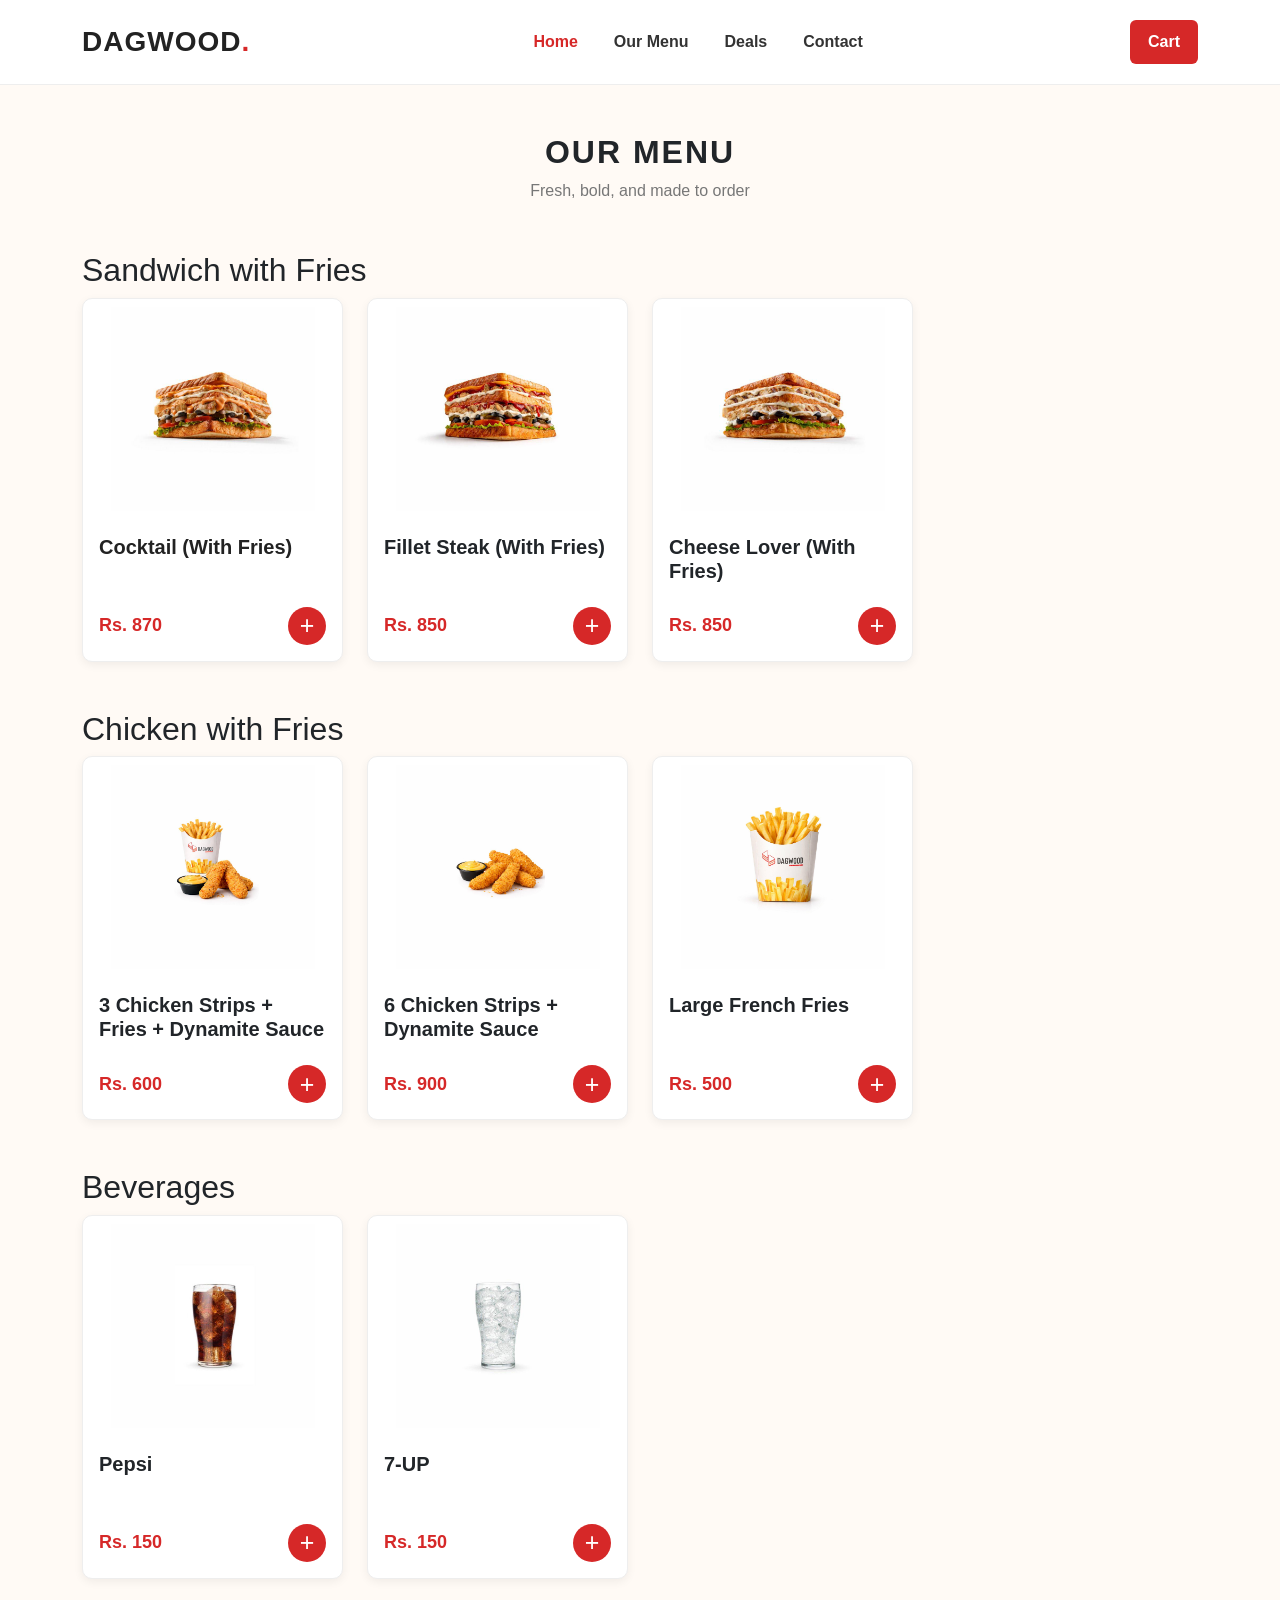
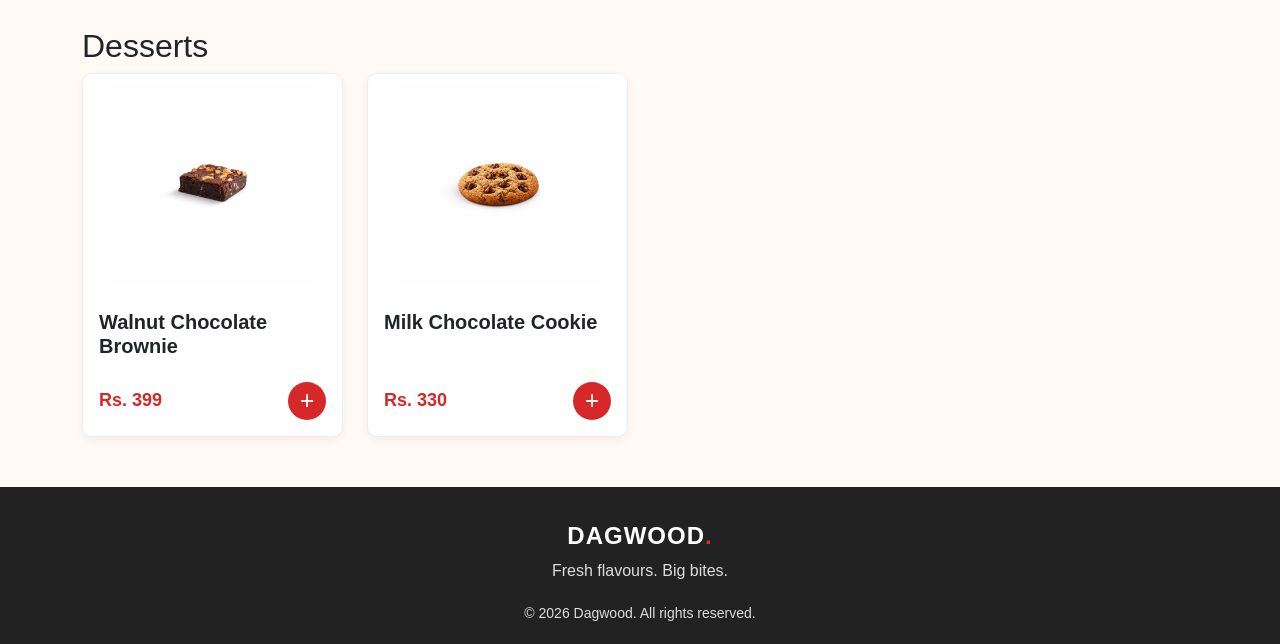
<file: assignment-2/index.html>
<!DOCTYPE html>
<html lang="en">
<head>
    <meta charset="UTF-8">
    <meta name="viewport" content="width=device-width, initial-scale=1.0">
    <title>Dagwood | Food Menu</title>

    <!-- Bootstrap CSS -->
    <link
        href="https://cdn.jsdelivr.net/npm/bootstrap@5.3.3/dist/css/bootstrap.min.css"
        rel="stylesheet">

    <!-- Our custom CSS -->
    <link rel="stylesheet" href="style.css">
</head>
<body>

    
<nav class="navbar navbar-expand-md dagwood-navbar">
    <div class="container">

        <!-- Logo / Brand -->
        <a class="navbar-brand" href="index.html">
            DAGWOOD<span>.</span>
        </a>

        <!-- Hamburger button for mobile -->
        <button class="navbar-toggler" type="button"
                data-bs-toggle="collapse"
                data-bs-target="#navbarMenu"
                aria-controls="navbarMenu"
                aria-expanded="false"
                aria-label="Toggle navigation">
            <span class="navbar-toggler-icon"></span>
        </button>

        <!-- Navigation links -->
        <div class="collapse navbar-collapse" id="navbarMenu">
            <ul class="navbar-nav mx-auto">
                <li class="nav-item">
                    <a class="nav-link active" href="index.html">Home</a>
                </li>

                <li class="nav-item">
                    <a class="nav-link" href="#menu">Our Menu</a>
                </li>

                <li class="nav-item">
                    <a class="nav-link" href="#deals">Deals</a>
                </li>

                <li class="nav-item">
                    <a class="nav-link" href="#contact">Contact</a>
                </li>
            </ul>

            <!-- Cart on the right -->
            <a class="cart-link" href="#cart">
                Cart
            </a>
        </div>

    </div>
</nav>

<!---Product Grid-->
<main class="container my-5" id="menu">

    <div class="text-center mb-5">
        <h1 class="menu-title">OUR MENU</h1>
        <p class="menu-subtitle">
            Fresh, bold, and made to order
        </p>
    </div>

    <!-- CATEGORY 1: SANDWICHES -->
    <section class="menu-category mb-5" id="sandwiches">
        <h2 class="category-title">Sandwich with Fries</h2>

        <div class="row g-4">

            <div class="col-12 col-md-6 col-lg-3">
                <div class="product-card">
                    <a href="product.html">
                        <img src="imgs/Cocktail.jpg" alt="Cocktail sandwich">
                    </a>
                    
                    <div class="product-info">
                        <h5>
                            <a href="product.html" class="product-name-link">
                                Cocktail (With Fries)
                            </a>
                            
                        </h5>
                        <div class="product-price-row">
                            <p>Rs. 870</p>
                            <button class="add-btn" type="button"
                                aria-label="Add Cocktail to cart">+</button>
                        </div>
                    </div>
                </div>
            </div>

            <div class="col-12 col-md-6 col-lg-3">
                <div class="product-card">
                    <img src="imgs/Fillet Steak.jpg"
                         alt="Fillet Steak sandwich with fries">
                    <div class="product-info">
                        <h5>Fillet Steak (With Fries)</h5>
                        <div class="product-price-row">
                            <p>Rs. 850</p>
                            <button class="add-btn" type="button"
                                aria-label="Add Fillet Steak to cart">+</button>
                        </div>
                    </div>
                </div>
            </div>

            <div class="col-12 col-md-6 col-lg-3">
                <div class="product-card">
                    <img src="imgs/Cheese Lover.jpg"
                         alt="Cheese Lover sandwich with fries">
                    <div class="product-info">
                        <h5>Cheese Lover (With Fries)</h5>
                        <div class="product-price-row">
    <p>Rs. 850</p>
    <button class="add-btn" type="button"
            aria-label="Add Cheese Lover to cart">+</button>
</div>
                    </div>
                </div>
            </div>

        </div>
    </section>

    <!-- CATEGORY 2: CHICKEN AND FRIES -->
    <section class="menu-category mb-5" id="chicken">
        <h2 class="category-title">Chicken with Fries</h2>

        <div class="row g-4">

            <div class="col-12 col-md-6 col-lg-3">
                <div class="product-card">
                    <img src="imgs/chicken tenders + fries.jpg"
                         alt="Three chicken strips with fries">
                    <div class="product-info">
                        <h5>3 Chicken Strips + Fries + Dynamite Sauce</h5>
                        <div class="product-price-row">
                            <p>Rs. 600</p>
                            <button class="add-btn" type="button"
                                aria-label="Add 3 chicken strips to cart">+</button>
                            </div>
                    </div>
                </div>
            </div>

            <div class="col-12 col-md-6 col-lg-3">
                <div class="product-card">
                    <img src="imgs/chicken tenders6.jpg"
                         alt="Six chicken strips with dynamite sauce">
                    <div class="product-info">
                        <h5>6 Chicken Strips + Dynamite Sauce</h5>
                        <div class="product-price-row">
                            <p>Rs. 900</p>
                            <button class="add-btn" type="button"
                                aria-label="Add 6 chicken strips to cart">+</button>
                        </div>
                    </div>
                </div>
            </div>

            <div class="col-12 col-md-6 col-lg-3">
                <div class="product-card">
                    <img src="imgs/Large Fries.jpg" alt="Large French fries">

                    <div class="product-info">
                        <h5>Large French Fries</h5>

                            <div class="product-price-row">
                                <p>Rs. 500</p>
                                <button class="add-btn" type="button"
                                    aria-label="Add Large Fries to cart">+</button>
                            </div>
                    </div>
                </div>
            </div>

        </div>
    </section>

    <!-- CATEGORY 3: BEVERAGES -->
    <section class="menu-category mb-5" id="beverages">
        <h2 class="category-title">Beverages</h2>

        <div class="row g-4">

            <div class="col-12 col-md-6 col-lg-3">
                <div class="product-card">
                    <img src="imgs/pepsi.jpg" alt="Pepsi">
                    <div class="product-info">
                        <h5>Pepsi</h5>
                        <div class="product-price-row">
    <p>Rs. 150</p>
    <button class="add-btn" type="button"
            aria-label="Add Pepsi to cart">+</button>
</div>
                    </div>
                </div>
            </div>

            <div class="col-12 col-md-6 col-lg-3">
                <div class="product-card">
                    <img src="imgs/7up.jpg" alt="7-UP">
                    <div class="product-info">
                        <h5>7-UP</h5>
                       <div class="product-price-row">
    <p>Rs. 150</p>
    <button class="add-btn" type="button"
            aria-label="Add 7-UP to cart">+</button>
</div>
                    </div>
                </div>
            </div>

        </div>
    </section>

    <!-- CATEGORY 4: DESSERTS -->
    <section class="menu-category mb-5" id="desserts">
        <h2 class="category-title">Desserts</h2>

        <div class="row g-4">

            <div class="col-12 col-md-6 col-lg-3">
                <div class="product-card">
                    <img src="imgs/Walnut Brownie.jpg"
                         alt="Walnut Chocolate Brownie">
                    <div class="product-info">
                        <h5>Walnut Chocolate Brownie</h5>
                        <div class="product-price-row">
    <p>Rs. 399</p>
    <button class="add-btn" type="button"
            aria-label="Add Walnut Chocolate Brownie to cart">+</button>
</div>
                    </div>
                </div>
            </div>

            <div class="col-12 col-md-6 col-lg-3">
                <div class="product-card">
                    <img src="imgs/milk chocolate cookie.jpg"
                         alt="Milk Chocolate Cookie">
                    <div class="product-info">
                        <h5>Milk Chocolate Cookie</h5>
                        <div class="product-price-row">
    <p>Rs. 330</p>
    <button class="add-btn" type="button"
            aria-label="Add Milk Chocolate Cookie to cart">+</button>
</div>
                    </div>
                </div>
            </div>

        </div>
    </section>

</main>



<footer class="site-footer" id="contact">
    <div class="container text-center">
        <h4>DAGWOOD<span>.</span></h4>
        <p>Fresh flavours. Big bites.</p>
        <p class="copyright">
            &copy; 2026 Dagwood. All rights reserved.
        </p>
    </div>
</footer>

<!-- Bootstrap JavaScript: makes the hamburger button work -->
<script src="https://cdn.jsdelivr.net/npm/bootstrap@5.3.3/dist/js/bootstrap.bundle.min.js"></script>

</body>


</html>
</file>
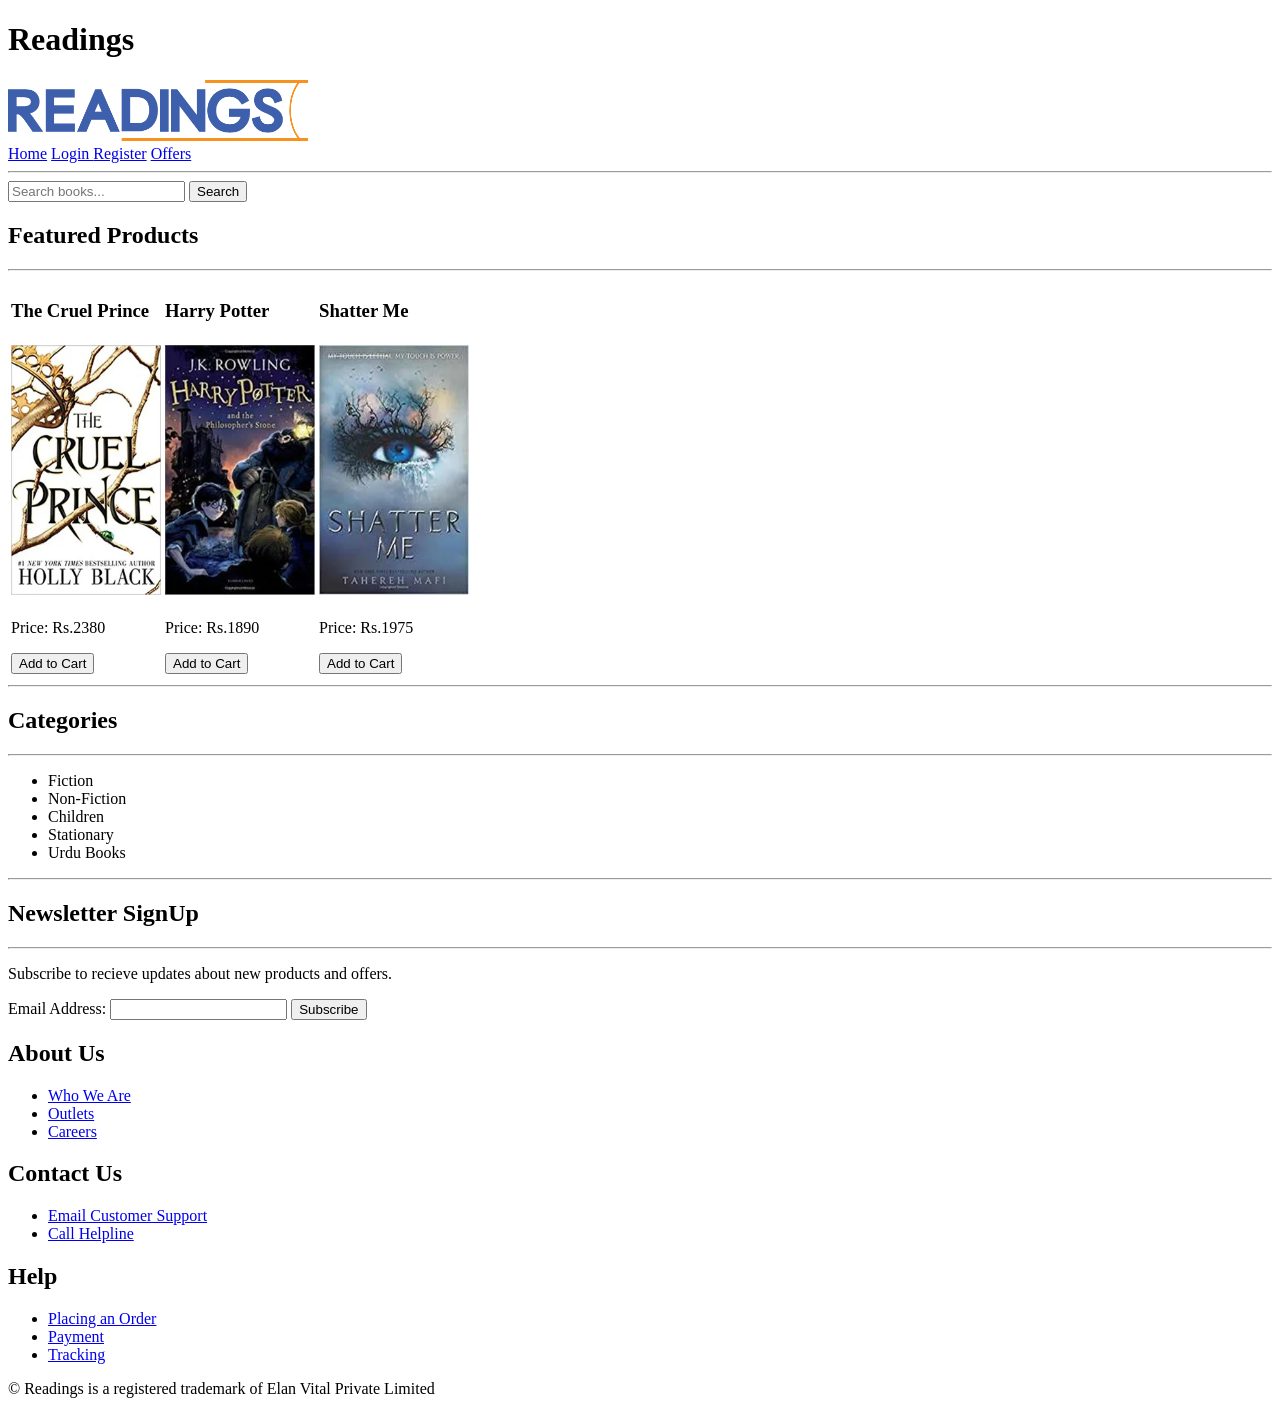
<file: lab-1/index.html>
<!DOCTYPE html>
<html lang="en">

<head>
    <meta charset="UTF-8">
    <title>Readings.com</title>
</head>


<body>

    <header>
            
        <h1>Readings</h1>
                    <img src="logo.png" alt="logo of readings" style="width:300px">
           
             

        <nav>
            <div>
                <a href="#">Home</a>     <a href="#">Login </a>   <a href="#">Register</a>    <a href="#">Offers</a> 
                <hr>

            </div>

        </nav>

               <form>
                        <input type="search" id="search" name="search" placeholder="Search books...">
                        <button type="submit">Search</button>
                </form>
    

    </header>
    
    <main>

        <section id="featured-prod">
            <h2>Featured Products</h2>
            <hr>
            
            <table> 

                              
                           
                            

              
                            
                           
                           

                <tr>
                    <td>
                        <h3>The Cruel Prince</h3>

                    </td>

                    <td>
                        <h3>Harry Potter</h3>
                    </td>

                    <td>
                        <h3>Shatter Me</h3>
                    </td>
        
                </tr>

                <tr>
                    <td>
                        <img src="book1.png" alt="cruel prince book cover" style="width:150px; height:250px">
                    </td>

                        
                    <td>
                        <img src="book2.png" alt="harry potter book cover" style="width:150px; height:250px">
                    </td>
                        
                    <td>

                        <img src="book3.png" alt="shatter me book cover" style="width:150px; height:250px">

                    </td>

                </tr>
                 
                <tr>
                     <td>
                            <p>Price: Rs.2380</p>
                            <button type="button">Add to Cart</button>
                    </td>

                    <td>

                        <p>Price: Rs.1890</p>
                        <button type="button">Add to Cart</button>
                    </td>

                    <td>
                        <p>Price: Rs.1975</p>
                        <button type="button">Add to Cart</button>
                        
                    </td>

                </tr>



            </table>
           

        </section>

        <hr>

        <section id="categories">
            <h2>Categories</h2>
            <hr>


            <ul>
                <li>Fiction</li>
                <li>Non-Fiction</li>
                <li>Children</li>
                <li>Stationary</li>
                <li>Urdu Books</li>

            </ul>

        </section>
        <hr>

        <section id="newsletter">
            <h2>Newsletter SignUp</h2>
            <hr>

            <p>Subscribe to recieve updates about new products and offers. </p>

            <form action="#" method="post">
                <label for="email">Email Address:</label>
                <input type="email" id="email" name="email" required>
                <button type="submit">Subscribe</button>


            </form>


        </section>


    </main>

    <footer>

        <section>
            <h2>About Us</h2>
            <ul>
                <li><a href="#">Who We Are</a></li>
                <li><a href="#">Outlets</a></li>
                <li><a href="#">Careers</a></li>
            </ul>
        </section>

        <section>
            <h2>Contact Us</h2>
            <ul>
                <li><a href="mailto:orders@readings.com.pk">Email Customer Support</a></li>
                <li><a href="tel:+923001234567">Call Helpline</a></li>
                
            </ul>
        </section>

        <section>
            <h2>Help</h2>
            <ul>
                <li><a href="#">Placing an Order</a></li>
                <li><a href="#">Payment</a></li>
                <li><a href="#">Tracking</a></li>
            </ul>
        </section>

        <p>&copy; Readings is a registered trademark of Elan Vital Private Limited </p>
        

    </footer>
   

</body>


</html>
</file>
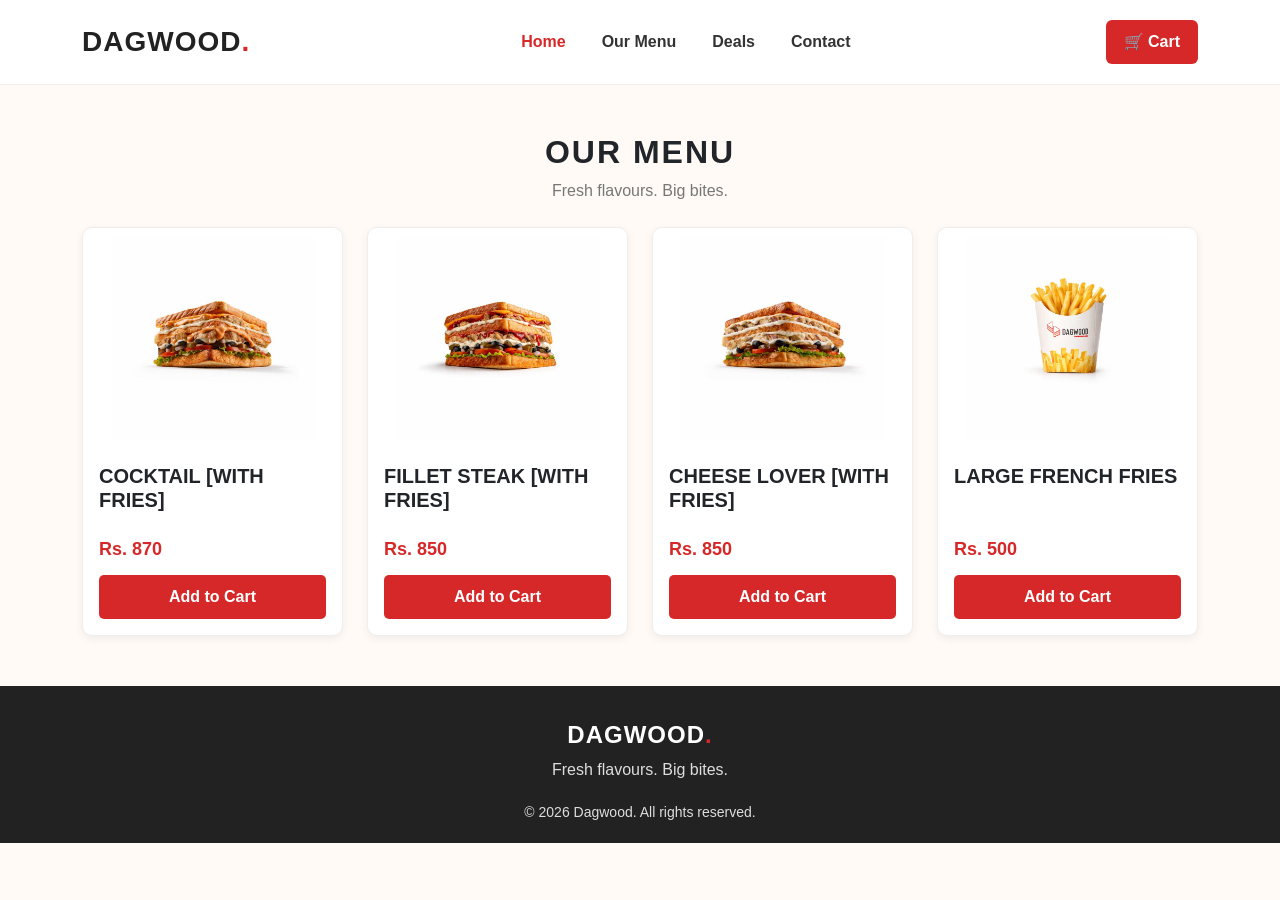
<file: lab-2/index.html>
<!DOCTYPE html>
<html lang="en">
<head>
    <meta charset="UTF-8">
    <meta name="viewport" content="width=device-width, initial-scale=1.0">
    <title>Dagwood | Food Menu</title>

    <!-- Bootstrap CSS -->
    <link
        href="https://cdn.jsdelivr.net/npm/bootstrap@5.3.3/dist/css/bootstrap.min.css"
        rel="stylesheet">

    <!-- Our custom CSS -->
    <link rel="stylesheet" href="style.css">
</head>
<body>

    
<nav class="navbar navbar-expand-md dagwood-navbar">
    <div class="container">

        <!-- Logo / Brand -->
        <a class="navbar-brand" href="index.html">
            DAGWOOD<span>.</span>
        </a>

        <!-- Hamburger button for mobile -->
        <button class="navbar-toggler" type="button"
                data-bs-toggle="collapse"
                data-bs-target="#navbarMenu"
                aria-controls="navbarMenu"
                aria-expanded="false"
                aria-label="Toggle navigation">
            <span class="navbar-toggler-icon"></span>
        </button>

        <!-- Navigation links -->
        <div class="collapse navbar-collapse" id="navbarMenu">
            <ul class="navbar-nav mx-auto">
                <li class="nav-item">
                    <a class="nav-link active" href="index.html">Home</a>
                </li>

                <li class="nav-item">
                    <a class="nav-link" href="#menu">Our Menu</a>
                </li>

                <li class="nav-item">
                    <a class="nav-link" href="#deals">Deals</a>
                </li>

                <li class="nav-item">
                    <a class="nav-link" href="#contact">Contact</a>
                </li>
            </ul>

            <!-- Cart on the right -->
            <a class="cart-link" href="#cart">
                🛒 Cart
            </a>
        </div>

    </div>
</nav>

<!-- Bootstrap JavaScript: makes the hamburger button work -->
<script src="https://cdn.jsdelivr.net/npm/bootstrap@5.3.3/dist/js/bootstrap.bundle.min.js"></script>

<!---Product Grid-->
<main class="container my-5" id="menu">

    <div class="text-center mb-4">
        <h1 class="menu-title">OUR MENU</h1>
        <p class="menu-subtitle">Fresh flavours. Big bites.</p>
    </div>

    <div class="row g-4">

        <!-- Product 1 -->
        <div class="col-12 col-md-6 col-lg-3">
            <div class="product-card">
                <img src="imgs/Cocktail.jpg"
                     alt="Cocktail Sandwich">
                <div class="product-info">
                    <h5>COCKTAIL [WITH FRIES]</h5>
                    <p>Rs. 870</p>
                    <button class="add-btn">Add to Cart</button>
                </div>
            </div>
        </div>

        <!-- Product 2 -->
        <div class="col-12 col-md-6 col-lg-3">
            <div class="product-card">
                <img src="imgs/Fillet Steak.jpg"
                     alt="Fillet Sandwich">
                <div class="product-info">
                    <h5>FILLET STEAK [WITH FRIES]</h5>
                    <p>Rs. 850</p>
                    <button class="add-btn">Add to Cart</button>
                </div>
            </div>
        </div>

        <!-- Product 3 -->
        <div class="col-12 col-md-6 col-lg-3">
            <div class="product-card">
                <img src="imgs/Cheese Lover.jpg"
                     alt="Cheese Sandwich">
                <div class="product-info">
                    <h5>CHEESE LOVER [WITH FRIES]</h5>
                    <p>Rs. 850</p>
                    <button class="add-btn">Add to Cart</button>
                </div>
            </div>
        </div>

        <!-- Product 4 -->
        <div class="col-12 col-md-6 col-lg-3">
            <div class="product-card">
                <img src="imgs/Large Fries.jpg"
                     alt="Large French Fries">
                <div class="product-info">
                    <h5>LARGE FRENCH FRIES</h5>
                    <p>Rs. 500</p>
                    <button class="add-btn">Add to Cart</button>
                </div>
            </div>
        </div>

    </div>
</main>





</body>
<footer class="site-footer" id="contact">
    <div class="container text-center">
        <h4>DAGWOOD<span>.</span></h4>
        <p>Fresh flavours. Big bites.</p>
        <p class="copyright">
            &copy; 2026 Dagwood. All rights reserved.
        </p>
    </div>
</footer>

</html>
</file>
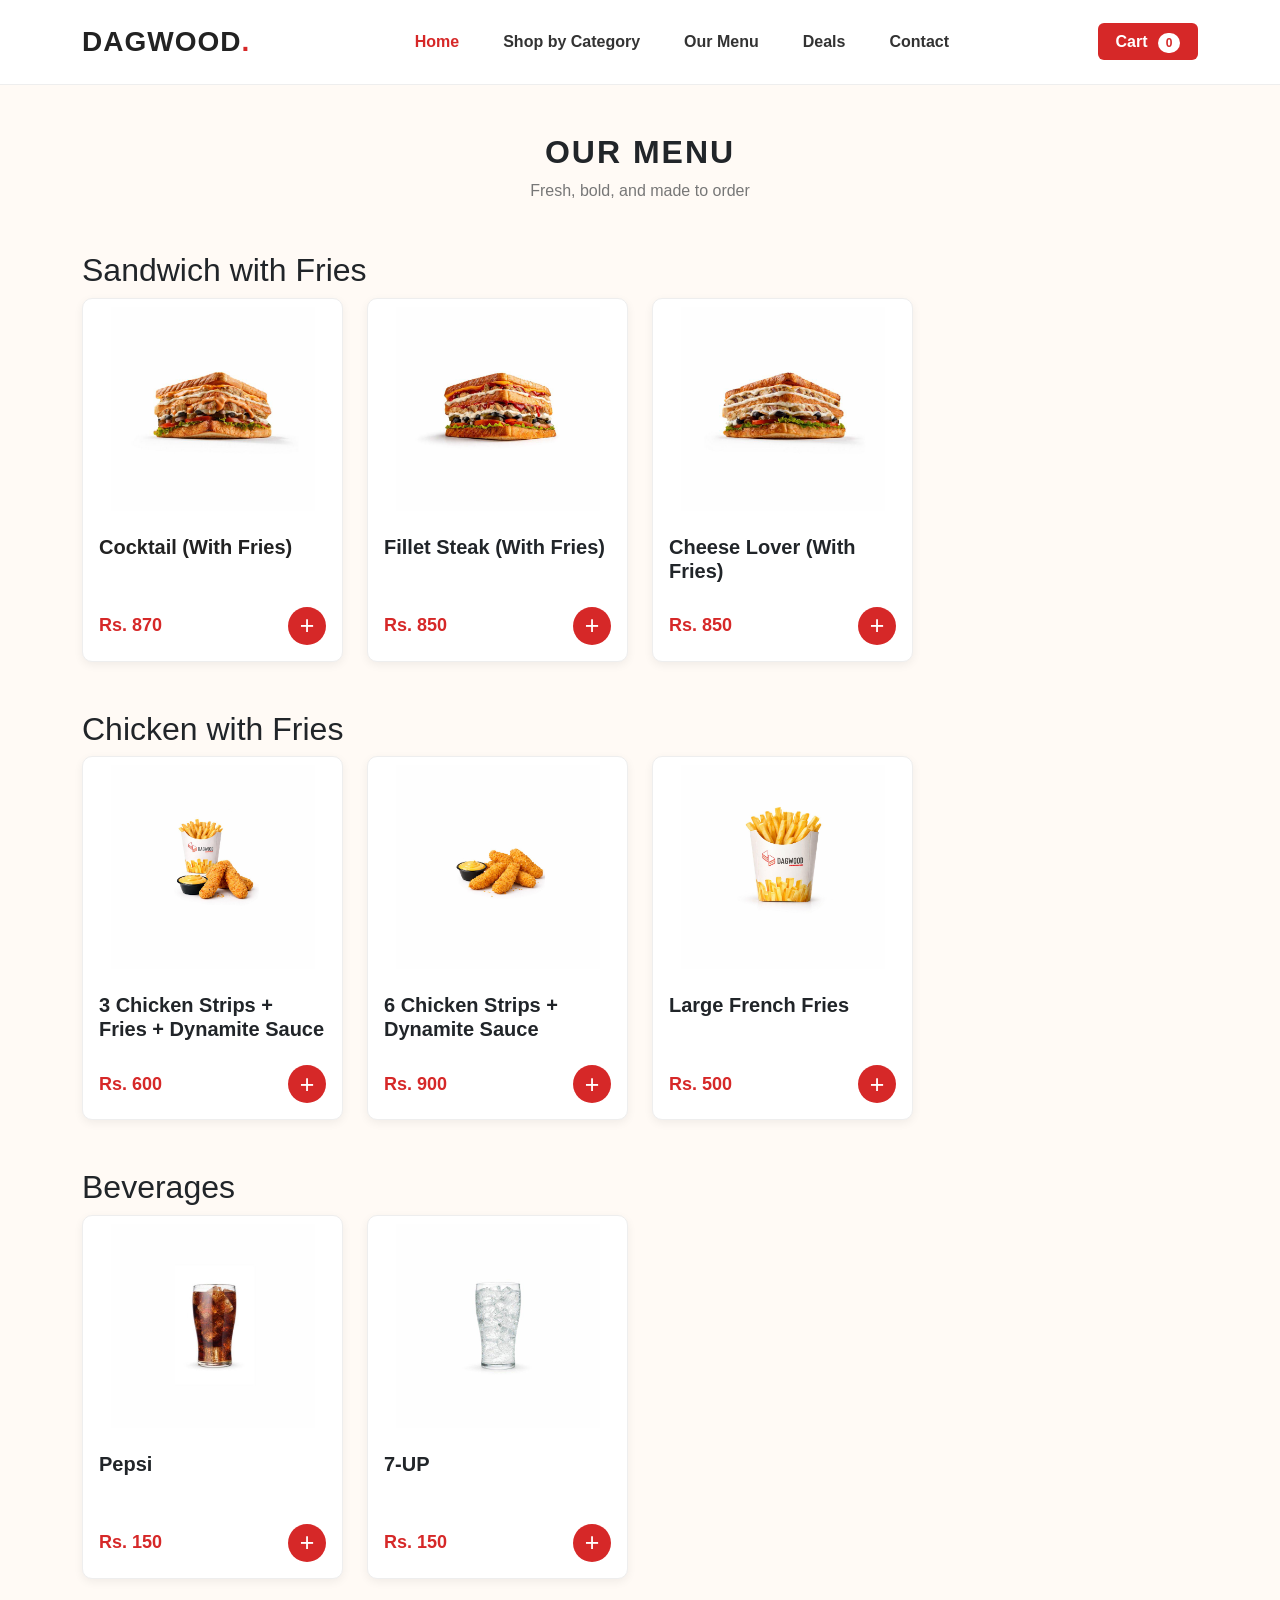
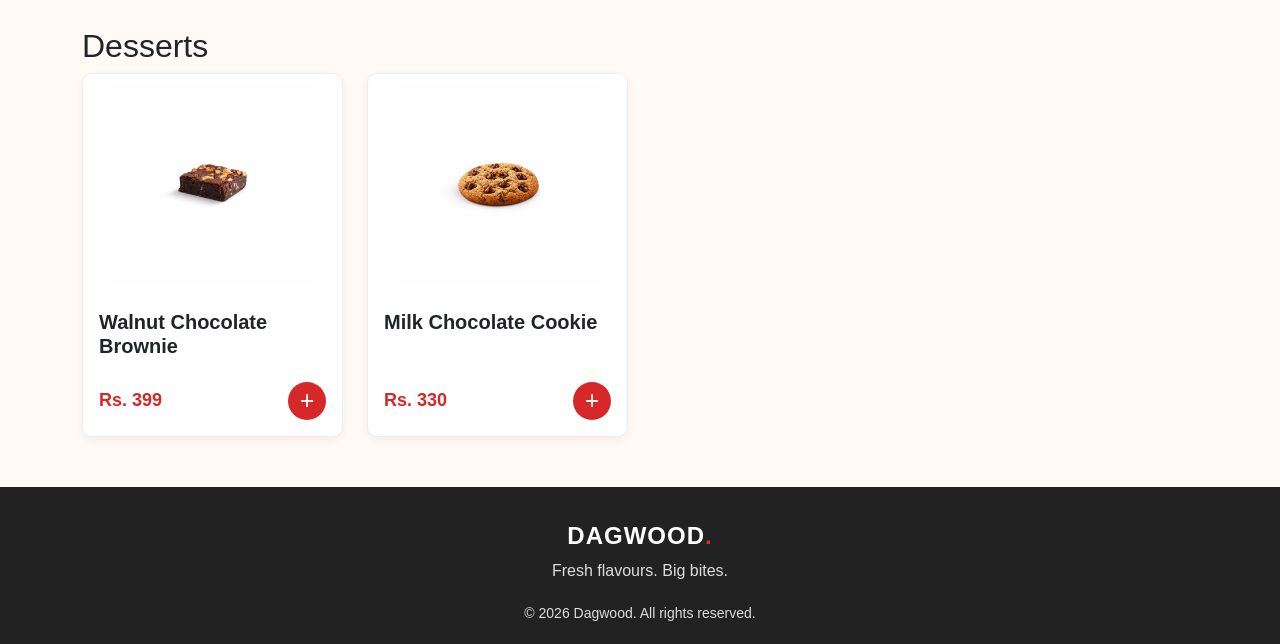
<file: midterm/index.html>
<!DOCTYPE html>
<html lang="en">
<head>
    <meta charset="UTF-8">
    <meta name="viewport" content="width=device-width, initial-scale=1.0">
    <title>Dagwood | Food Menu</title>

    <!-- Bootstrap CSS -->
    <link
        href="https://cdn.jsdelivr.net/npm/bootstrap@5.3.3/dist/css/bootstrap.min.css"
        rel="stylesheet">

    <!-- Our custom CSS -->
    <link rel="stylesheet" href="style.css">
</head>
<body>

    
<nav class="navbar dagwood-navbar">
    <div class="container">

        <!-- Logo / Brand -->
        <a class="navbar-brand" href="index.html">
            DAGWOOD<span>.</span>
        </a>

        <!-- Hamburger button for mobile -->
        <button class="navbar-toggler" type="button"
                data-bs-toggle="collapse"
                data-bs-target="#navbarMenu"
                aria-controls="navbarMenu"
                aria-expanded="false"
                aria-label="Toggle navigation">
            <span class="navbar-toggler-icon"></span>
        </button>

        <!-- Navigation links -->
        <div class="collapse navbar-collapse" id="navbarMenu">
            <ul class="navbar-nav mx-auto">
                <li class="nav-item">
                    <a class="nav-link active" href="index.html">Home</a>
                </li>

                                <!-- Desktop mega-menu (shown at 645px and wider) -->
                <li class="nav-item mega-item">
                <a class="nav-link" href="index.html#menu" aria-haspopup="true">Shop by Category</a>
                <div class="mega-panel">
                    <div class="container mega-grid">
                    <div>
                        <h3>Sandwiches</h3>
                        <ul>
                        <li><a href="product.html">Cocktail</a></li>
                        <li><a href="index.html#sandwiches">Fillet Steak</a></li>
                        <li><a href="index.html#sandwiches">Cheese Lover</a></li>
                        <li><a href="index.html#sandwiches">All Sandwiches</a></li>
                        </ul>
                    </div>
                    <div>
                        <h3>Chicken &amp; Fries</h3>
                        <ul>
                        <li><a href="index.html#chicken">3 Chicken Strips</a></li>
                        <li><a href="index.html#chicken">6 Chicken Strips</a></li>
                        <li><a href="index.html#chicken">Large Fries</a></li>
                        <li><a href="index.html#chicken">All Chicken</a></li>
                        </ul>
                    </div>
                    <div>
                        <h3>Drinks &amp; Desserts</h3>
                        <ul>
                        <li><a href="index.html#beverages">Pepsi</a></li>
                        <li><a href="index.html#beverages">7-UP</a></li>
                        <li><a href="index.html#desserts">Walnut Brownie</a></li>
                        <li><a href="index.html#desserts">Milk Chocolate Cookie</a></li>
                        </ul>
                    </div>
                    </div>
                </div>
                </li>

                <!-- Mobile accordion (shown below 645px) -->
                <li class="nav-item mobile-cats">
                <details>
                    <summary>Sandwiches</summary>
                    <ul>
                    <li><a href="product.html">Cocktail</a></li>
                    <li><a href="index.html#sandwiches">Fillet Steak</a></li>
                    <li><a href="index.html#sandwiches">Cheese Lover</a></li>
                    <li><a href="index.html#sandwiches">All Sandwiches</a></li>
                    </ul>
                </details>
                <details>
                    <summary>Chicken &amp; Fries</summary>
                    <ul>
                    <li><a href="index.html#chicken">3 Chicken Strips</a></li>
                    <li><a href="index.html#chicken">6 Chicken Strips</a></li>
                    <li><a href="index.html#chicken">Large Fries</a></li>
                    <li><a href="index.html#chicken">All Chicken</a></li>
                    </ul>
                </details>
                <details>
                    <summary>Drinks &amp; Desserts</summary>
                    <ul>
                    <li><a href="index.html#beverages">Pepsi</a></li>
                    <li><a href="index.html#beverages">7-UP</a></li>
                    <li><a href="index.html#desserts">Walnut Brownie</a></li>
                    <li><a href="index.html#desserts">Milk Chocolate Cookie</a></li>
                    </ul>
                </details>
                </li>

                <li class="nav-item">
                    <a class="nav-link" href="#menu">Our Menu</a>
                </li>

                <li class="nav-item">
                    <a class="nav-link" href="#deals">Deals</a>
                </li>

                <li class="nav-item">
                    <a class="nav-link" href="#contact">Contact</a>
                </li>
            </ul>

            <!-- Cart on the right -->
            <div class="cart-wrap">
            <a class="cart-link" href="checkout.html" id="cartBtn">Cart <span id="cartBadge" class="cart-badge">0</span></a>

                <div id="miniCart" class="mini-cart" hidden>
                    <ul id="cartList"></ul>
                    <p class="cart-total">Total: Rs. <span id="cartTotal">0</span></p>
                    <a href="checkout.html" class="mini-checkout">Checkout</a>
                </div>
            </div>
                
            </a>
        </div>

    </div>
</nav>

<!---Product Grid-->
<main class="container my-5" id="menu">

    <div class="text-center mb-5">
        <h1 class="menu-title">OUR MENU</h1>
        <p class="menu-subtitle">
            Fresh, bold, and made to order
        </p>
    </div>

    <!-- CATEGORY 1: SANDWICHES -->
    <section class="menu-category mb-5" id="sandwiches">
        <h2 class="category-title">Sandwich with Fries</h2>

        <div class="row g-4">

            <div class="col-12 col-sm-6 col-lg-3">
                <div class="product-card">
                    <a href="product.html">
                        <img src="imgs/Cocktail.jpg" alt="Cocktail sandwich">
                    </a>
                    
                    <div class="product-info">
                        <h5>
                            <a href="product.html" class="product-name-link">
                                Cocktail (With Fries)
                            </a>
                            
                        </h5>
                        <div class="product-price-row">
                            <p>Rs. 870</p>
                            <button class="add-btn" type="button"
                                aria-label="Add Cocktail to cart">+</button>
                        </div>
                    </div>
                </div>
            </div>

            <div class="col-12 col-sm-6 col-lg-3">
                <div class="product-card">
                    <img src="imgs/Fillet Steak.jpg"
                         alt="Fillet Steak sandwich with fries">
                    <div class="product-info">
                        <h5>Fillet Steak (With Fries)</h5>
                        <div class="product-price-row">
                            <p>Rs. 850</p>
                            <button class="add-btn" type="button"
                                aria-label="Add Fillet Steak to cart">+</button>
                        </div>
                    </div>
                </div>
            </div>

            <div class="col-12 col-sm-6 col-lg-3">
                <div class="product-card">
                    <img src="imgs/Cheese Lover.jpg"
                         alt="Cheese Lover sandwich with fries">
                    <div class="product-info">
                        <h5>Cheese Lover (With Fries)</h5>
                        <div class="product-price-row">
    <p>Rs. 850</p>
    <button class="add-btn" type="button"
            aria-label="Add Cheese Lover to cart">+</button>
</div>
                    </div>
                </div>
            </div>

        </div>
    </section>

    <!-- CATEGORY 2: CHICKEN AND FRIES -->
    <section class="menu-category mb-5" id="chicken">
        <h2 class="category-title">Chicken with Fries</h2>

        <div class="row g-4">

            <div class="col-12 col-sm-6 col-lg-3">
                <div class="product-card">
                    <img src="imgs/chicken tenders + fries.jpg"
                         alt="Three chicken strips with fries">
                    <div class="product-info">
                        <h5>3 Chicken Strips + Fries + Dynamite Sauce</h5>
                        <div class="product-price-row">
                            <p>Rs. 600</p>
                            <button class="add-btn" type="button"
                                aria-label="Add 3 chicken strips to cart">+</button>
                            </div>
                    </div>
                </div>
            </div>

            <div class="col-12 col-sm-6 col-lg-3">
                <div class="product-card">
                    <img src="imgs/chicken tenders6.jpg"
                         alt="Six chicken strips with dynamite sauce">
                    <div class="product-info">
                        <h5>6 Chicken Strips + Dynamite Sauce</h5>
                        <div class="product-price-row">
                            <p>Rs. 900</p>
                            <button class="add-btn" type="button"
                                aria-label="Add 6 chicken strips to cart">+</button>
                        </div>
                    </div>
                </div>
            </div>

            <div class="col-12 col-sm-6 col-lg-3">
                <div class="product-card">
                    <img src="imgs/Large Fries.jpg" alt="Large French fries">

                    <div class="product-info">
                        <h5>Large French Fries</h5>

                            <div class="product-price-row">
                                <p>Rs. 500</p>
                                <button class="add-btn" type="button"
                                    aria-label="Add Large Fries to cart">+</button>
                            </div>
                    </div>
                </div>
            </div>

        </div>
    </section>

    <!-- CATEGORY 3: BEVERAGES -->
    <section class="menu-category mb-5" id="beverages">
        <h2 class="category-title">Beverages</h2>

        <div class="row g-4">

            <div class="col-12 col-sm-6 col-lg-3">
                <div class="product-card">
                    <img src="imgs/pepsi.jpg" alt="Pepsi">
                    <div class="product-info">
                        <h5>Pepsi</h5>
                        <div class="product-price-row">
    <p>Rs. 150</p>
    <button class="add-btn" type="button"
            aria-label="Add Pepsi to cart">+</button>
</div>
                    </div>
                </div>
            </div>

            <div class="col-12 col-sm-6 col-lg-3">
                <div class="product-card">
                    <img src="imgs/7up.jpg" alt="7-UP">
                    <div class="product-info">
                        <h5>7-UP</h5>
                       <div class="product-price-row">
    <p>Rs. 150</p>
    <button class="add-btn" type="button"
            aria-label="Add 7-UP to cart">+</button>
</div>
                    </div>
                </div>
            </div>

        </div>
    </section>

    <!-- CATEGORY 4: DESSERTS -->
    <section class="menu-category mb-5" id="desserts">
        <h2 class="category-title">Desserts</h2>

        <div class="row g-4">

            <div class="col-12 col-sm-6 col-lg-3">
                <div class="product-card">
                    <img src="imgs/Walnut Brownie.jpg"
                         alt="Walnut Chocolate Brownie">
                    <div class="product-info">
                        <h5>Walnut Chocolate Brownie</h5>
                        <div class="product-price-row">
    <p>Rs. 399</p>
    <button class="add-btn" type="button"
            aria-label="Add Walnut Chocolate Brownie to cart">+</button>
</div>
                    </div>
                </div>
            </div>

            <div class="col-12 col-sm-6 col-lg-3">
                <div class="product-card">
                    <img src="imgs/milk chocolate cookie.jpg"
                         alt="Milk Chocolate Cookie">
                    <div class="product-info">
                        <h5>Milk Chocolate Cookie</h5>
                        <div class="product-price-row">
    <p>Rs. 330</p>
    <button class="add-btn" type="button"
            aria-label="Add Milk Chocolate Cookie to cart">+</button>
</div>
                    </div>
                </div>
            </div>

        </div>
    </section>

</main>



<footer class="site-footer" id="contact">
    <div class="container text-center">
        <h4>DAGWOOD<span>.</span></h4>
        <p>Fresh flavours. Big bites.</p>
        <p class="copyright">
            &copy; 2026 Dagwood. All rights reserved.
        </p>
    </div>
</footer>

<!-- Bootstrap JavaScript: makes the hamburger button work -->
<script src="https://cdn.jsdelivr.net/npm/bootstrap@5.3.3/dist/js/bootstrap.bundle.min.js"></script>

<!-- for task 3 -->
<script src="script.js"></script>

</body>


</html>
</file>
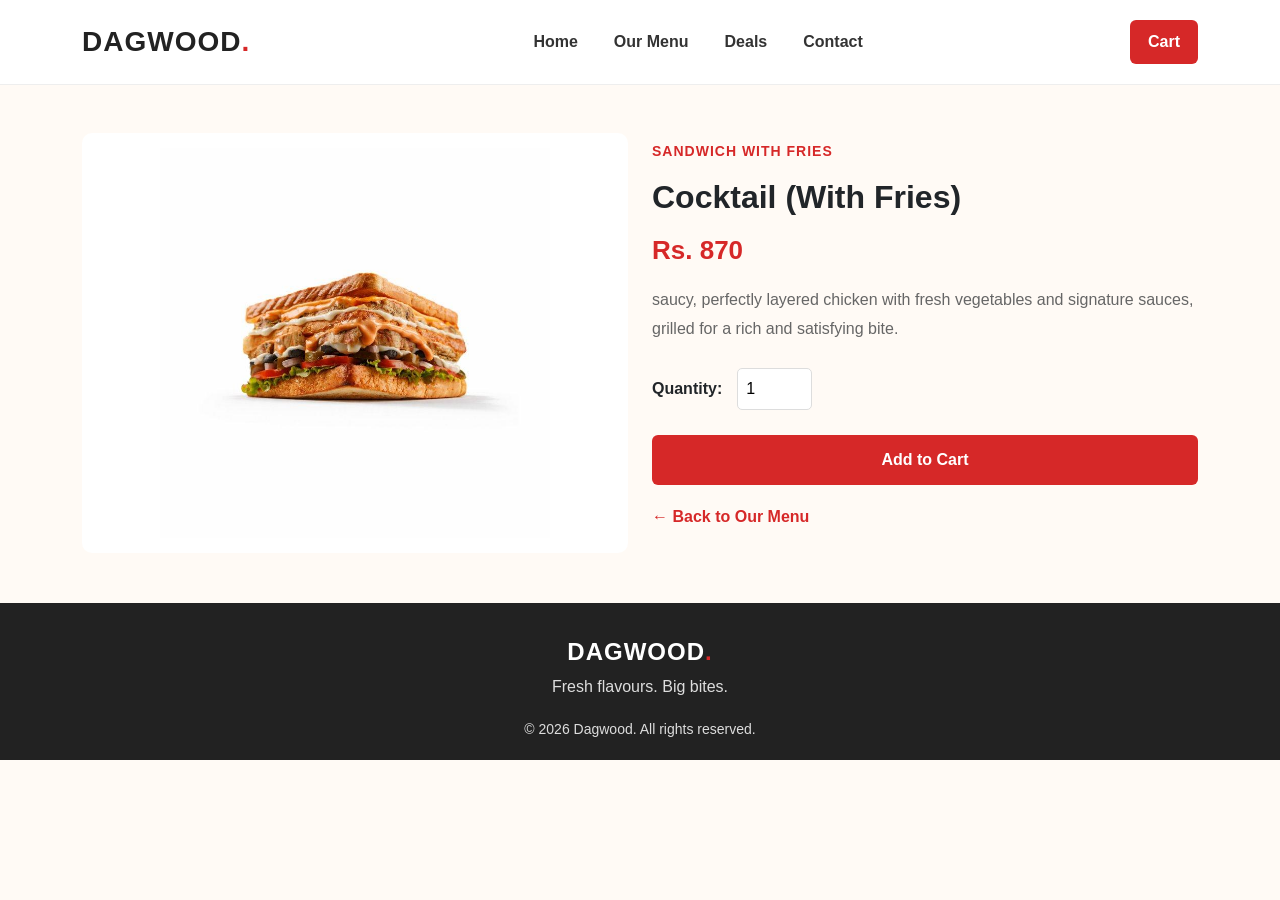
<file: assignment-2/product.html>
<!DOCTYPE html>
<html lang="en">
<head>
    <meta charset="UTF-8">
    <meta name="viewport" content="width=device-width, initial-scale=1.0">
    <title>Cocktail Sandwich | Dagwood</title>

    <!-- Bootstrap CSS -->
    <link href="https://cdn.jsdelivr.net/npm/bootstrap@5.3.3/dist/css/bootstrap.min.css" rel="stylesheet">

    <!-- Custom CSS -->
    <link rel="stylesheet" href="style.css">
</head>
<body>

    <!-- Navigation Bar -->
    <nav class="navbar navbar-expand-md dagwood-navbar">
        <div class="container">
            <a class="navbar-brand" href="index.html">
                DAGWOOD<span>.</span>
            </a>

            <button class="navbar-toggler" type="button"
                    data-bs-toggle="collapse"
                    data-bs-target="#navbarMenu"
                    aria-controls="navbarMenu"
                    aria-expanded="false"
                    aria-label="Toggle navigation">
                <span class="navbar-toggler-icon"></span>
            </button>

            <div class="collapse navbar-collapse" id="navbarMenu">
                <ul class="navbar-nav mx-auto">
                    <li class="nav-item">
                        <a class="nav-link" href="index.html">Home</a>
                    </li>
                    <li class="nav-item">
                        <a class="nav-link" href="index.html#menu">Our Menu</a>
                    </li>
                    <li class="nav-item">
                        <a class="nav-link" href="index.html#deals">Deals</a>
                    </li>
                    <li class="nav-item">
                        <a class="nav-link" href="#contact">Contact</a>
                    </li>
                </ul>

                <a class="cart-link" href="index.html#cart">Cart</a>
            </div>
        </div>
    </nav>

    <!-- Product Details -->
    <main class="container my-5">
        <div class="row align-items-center g-4">

            <!-- Product Image -->
            <div class="col-12 col-md-6">
                <img
                    src="imgs/Cocktail.jpg"
                    alt="Cocktail sandwich with fries"
                    class="product-detail-image">
            </div>

            <!-- Product Information -->
            <div class="col-12 col-md-6">
                <p class="detail-category">SANDWICH WITH FRIES</p>

                <h1 class="detail-title">Cocktail (With Fries)</h1>

                <p class="detail-price">Rs. 870</p>

                <p class="detail-description">
                    saucy, perfectly layered chicken with fresh vegetables and signature sauces, grilled for a rich and satisfying bite.
                </p>

                <div class="quantity-control">
                    <label for="quantity">Quantity:</label>
                    <input
                        type="number"
                        id="quantity"
                        name="quantity"
                        value="1"
                        min="1"
                        max="20">
                </div>

                <button class="detail-add-btn" type="button">
                    Add to Cart
                </button>

                <p class="back-menu">
                    <a href="index.html">← Back to Our Menu</a>
                </p>
            </div>

        </div>
    </main>

    <!-- Footer -->
    <footer class="site-footer" id="contact">
        <div class="container text-center">
            <h4>DAGWOOD<span>.</span></h4>
            <p>Fresh flavours. Big bites.</p>
            <p class="copyright">
                &copy; 2026 Dagwood. All rights reserved.
            </p>
        </div>
    </footer>

    <script src="https://cdn.jsdelivr.net/npm/bootstrap@5.3.3/dist/js/bootstrap.bundle.min.js"></script>
</body>
</html>
</file>
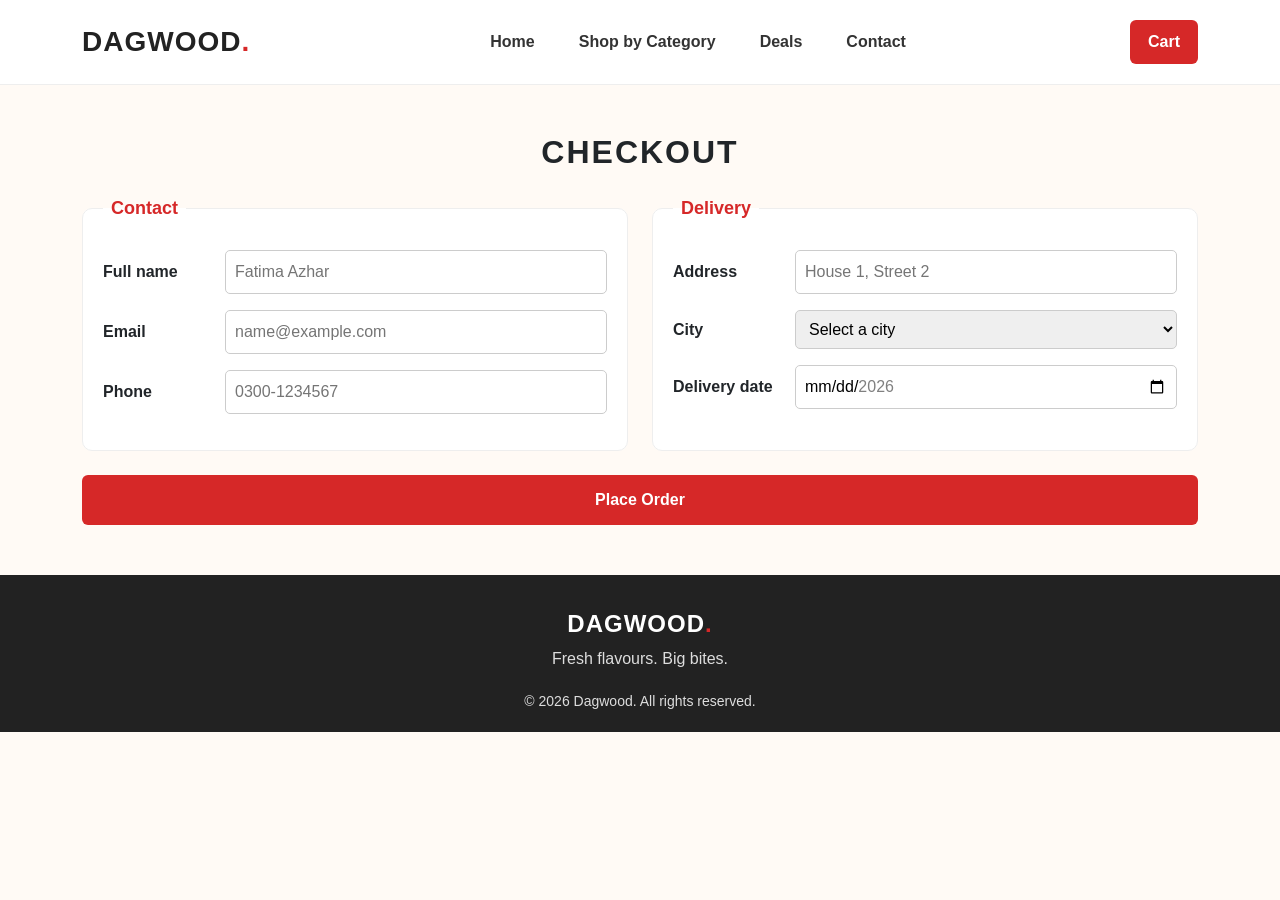
<file: midterm/checkout.html>
<!DOCTYPE html>
<html lang="en">
<head>
<meta charset="UTF-8">
<meta name="viewport" content="width=device-width, initial-scale=1.0">
<title>Checkout | Dagwood</title>
<link href="https://cdn.jsdelivr.net/npm/bootstrap@5.3.3/dist/css/bootstrap.min.css" rel="stylesheet">
<link rel="stylesheet" href="style.css">
</head>
<body>

<!-- Navigation Bar (same as the other pages) -->
<nav class="navbar dagwood-navbar">
  <div class="container">
    <a class="navbar-brand" href="index.html">DAGWOOD<span>.</span></a>
    <button class="navbar-toggler" type="button"
            data-bs-toggle="collapse" data-bs-target="#navbarMenu"
            aria-controls="navbarMenu" aria-expanded="false"
            aria-label="Toggle navigation">
      <span class="navbar-toggler-icon"></span>
    </button>
    <div class="collapse navbar-collapse" id="navbarMenu">
      <ul class="navbar-nav mx-auto">
        <li class="nav-item"><a class="nav-link" href="index.html">Home</a></li>

        <!-- Desktop mega-menu -->
        <li class="nav-item mega-item">
          <a class="nav-link" href="index.html#menu" aria-haspopup="true">Shop by Category</a>
          <div class="mega-panel">
            <div class="container mega-grid">
              <div>
                <h3>Sandwiches</h3>
                <ul>
                  <li><a href="product.html">Cocktail</a></li>
                  <li><a href="index.html#sandwiches">Fillet Steak</a></li>
                  <li><a href="index.html#sandwiches">Cheese Lover</a></li>
                  <li><a href="index.html#sandwiches">All Sandwiches</a></li>
                </ul>
              </div>
              <div>
                <h3>Chicken &amp; Fries</h3>
                <ul>
                  <li><a href="index.html#chicken">3 Chicken Strips</a></li>
                  <li><a href="index.html#chicken">6 Chicken Strips</a></li>
                  <li><a href="index.html#chicken">Large Fries</a></li>
                  <li><a href="index.html#chicken">All Chicken</a></li>
                </ul>
              </div>
              <div>
                <h3>Drinks &amp; Desserts</h3>
                <ul>
                  <li><a href="index.html#beverages">Pepsi</a></li>
                  <li><a href="index.html#beverages">7-UP</a></li>
                  <li><a href="index.html#desserts">Walnut Brownie</a></li>
                  <li><a href="index.html#desserts">Milk Chocolate Cookie</a></li>
                </ul>
              </div>
            </div>
          </div>
        </li>

        <!-- Mobile accordion -->
        <li class="nav-item mobile-cats">
          <details>
            <summary>Sandwiches</summary>
            <ul>
              <li><a href="product.html">Cocktail</a></li>
              <li><a href="index.html#sandwiches">Fillet Steak</a></li>
              <li><a href="index.html#sandwiches">Cheese Lover</a></li>
              <li><a href="index.html#sandwiches">All Sandwiches</a></li>
            </ul>
          </details>
          <details>
            <summary>Chicken &amp; Fries</summary>
            <ul>
              <li><a href="index.html#chicken">3 Chicken Strips</a></li>
              <li><a href="index.html#chicken">6 Chicken Strips</a></li>
              <li><a href="index.html#chicken">Large Fries</a></li>
              <li><a href="index.html#chicken">All Chicken</a></li>
            </ul>
          </details>
          <details>
            <summary>Drinks &amp; Desserts</summary>
            <ul>
              <li><a href="index.html#beverages">Pepsi</a></li>
              <li><a href="index.html#beverages">7-UP</a></li>
              <li><a href="index.html#desserts">Walnut Brownie</a></li>
              <li><a href="index.html#desserts">Milk Chocolate Cookie</a></li>
            </ul>
          </details>
        </li>

        <li class="nav-item"><a class="nav-link" href="index.html#deals">Deals</a></li>
        <li class="nav-item"><a class="nav-link" href="#contact">Contact</a></li>
      </ul>
      <a class="cart-link" href="checkout.html">Cart</a>
    </div>
  </div>
</nav>

<!-- Checkout form -->
<main class="container my-5">
  <h1 class="menu-title text-center mb-4">CHECKOUT</h1>

  <form action="#" method="get">
    <div class="checkout-grid">

      <fieldset>
        <legend>Contact</legend>

        <div class="field">
          <label for="fullname">Full name</label>
          <input type="text" id="fullname" name="fullname" required minlength="3"
                 placeholder="Fatima Azhar">
          <span class="msg">Please enter your full name (at least 3 characters).</span>
        </div>

        <div class="field">
          <label for="email">Email</label>
          <input type="email" id="email" name="email" required
                 placeholder="name@example.com">
          <span class="msg">Please enter a valid email address.</span>
        </div>

        <div class="field">
          <label for="phone">Phone</label>
          <input type="tel" id="phone" name="phone" required
                 pattern="03[0-9]{2}-[0-9]{7}"
                 title="Format: 03XX-XXXXXXX"
                 placeholder="0300-1234567">
          <span class="msg">Use the format 03XX-XXXXXXX.</span>
        </div>
      </fieldset>

      <fieldset>
        <legend>Delivery</legend>

        <div class="field">
          <label for="address">Address</label>
          <input type="text" id="address" name="address" required minlength="5"
                 placeholder="House 1, Street 2">
          <span class="msg">Please enter your delivery address.</span>
        </div>

        <div class="field">
          <label for="city">City</label>
          <select id="city" name="city" required>
            <option value="">Select a city</option>
            <option>Islamabad</option>
            <option>Rawalpindi</option>
            <option>Lahore</option>
            <option>Karachi</option>
          </select>
          <span class="msg">Please choose a city.</span>
        </div>

        <div class="field">
          <label for="date">Delivery date</label>
          <input type="date" id="date" name="date" required
                 min="2026-10-29" max="2026-12-13">
          <span class="msg">Pick a date from 29 Oct 2026 to 13 Dec 2026.</span>
        </div>
      </fieldset>

    </div>

    <button type="submit" class="detail-add-btn checkout-submit">Place Order</button>
  </form>
</main>

<!-- Footer -->
<footer class="site-footer" id="contact">
  <div class="container text-center">
    <h4>DAGWOOD<span>.</span></h4>
    <p>Fresh flavours. Big bites.</p>
    <p class="copyright">&copy; 2026 Dagwood. All rights reserved.</p>
  </div>
</footer>

<script src="https://cdn.jsdelivr.net/npm/bootstrap@5.3.3/dist/js/bootstrap.bundle.min.js"></script>
</body>
</html>
</file>
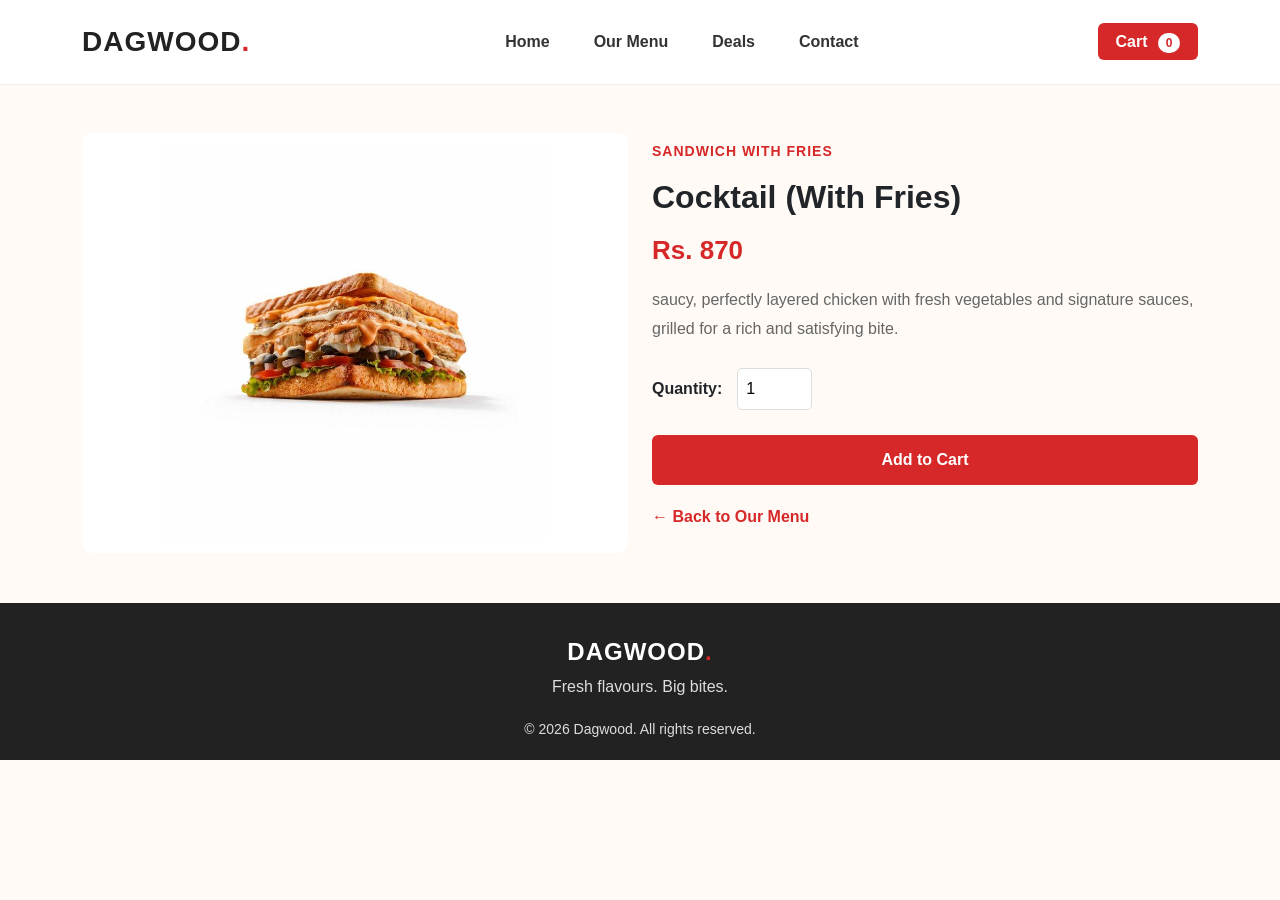
<file: midterm/product.html>
<!DOCTYPE html>
<html lang="en">
<head>
    <meta charset="UTF-8">
    <meta name="viewport" content="width=device-width, initial-scale=1.0">
    <title>Cocktail Sandwich | Dagwood</title>

    <!-- Bootstrap CSS -->
    <link href="https://cdn.jsdelivr.net/npm/bootstrap@5.3.3/dist/css/bootstrap.min.css" rel="stylesheet">

    <!-- Custom CSS -->
    <link rel="stylesheet" href="style.css">
</head>
<body>

    <!-- Navigation Bar -->
    <nav class="navbar  dagwood-navbar">
        <div class="container">
            <a class="navbar-brand" href="index.html">
                DAGWOOD<span>.</span>
            </a>

            <button class="navbar-toggler" type="button"
                    data-bs-toggle="collapse"
                    data-bs-target="#navbarMenu"
                    aria-controls="navbarMenu"
                    aria-expanded="false"
                    aria-label="Toggle navigation">
                <span class="navbar-toggler-icon"></span>
            </button>

            <div class="collapse navbar-collapse" id="navbarMenu">
                <ul class="navbar-nav mx-auto">
                    <li class="nav-item">
                        <a class="nav-link" href="index.html">Home</a>
                    </li>
                    <li class="nav-item">
                        <a class="nav-link" href="index.html#menu">Our Menu</a>
                    </li>
                    <li class="nav-item">
                        <a class="nav-link" href="index.html#deals">Deals</a>
                    </li>
                    <li class="nav-item">
                        <a class="nav-link" href="#contact">Contact</a>
                    </li>
                </ul>

                <div class="cart-wrap">
                    <a class="cart-link" href="checkout.html" id="cartBtn">Cart <span id="cartBadge" class="cart-badge">0</span></a>

                    <div id="miniCart" class="mini-cart" hidden>
                        <ul id="cartList"></ul>
                        <p class="cart-total">Total: Rs. <span id="cartTotal">0</span></p>
                        <a href="checkout.html" class="mini-checkout">Checkout</a>
                    </div>
                </div>
            </div>
        </div>
    </nav>

    <!-- Product Details -->
    <main class="container my-5">
        <div class="row align-items-center g-4">

            <!-- Product Image -->
            <div class="col-12 col-md-6">
                <img
                    src="imgs/Cocktail.jpg"
                    alt="Cocktail sandwich with fries"
                    class="product-detail-image">
            </div>

            <!-- Product Information -->
            <div class="col-12 col-md-6">
                <p class="detail-category">SANDWICH WITH FRIES</p>

                <h1 class="detail-title">Cocktail (With Fries)</h1>

                <p class="detail-price">Rs. 870</p>

                <p class="detail-description">
                    saucy, perfectly layered chicken with fresh vegetables and signature sauces, grilled for a rich and satisfying bite.
                </p>

                <div class="quantity-control">
                    <label for="quantity">Quantity:</label>
                    <input
                        type="number"
                        id="quantity"
                        name="quantity"
                        value="1"
                        min="1"
                        max="20">
                </div>

                <button class="detail-add-btn" type="button">
                    Add to Cart
                </button>

                <p class="back-menu">
                    <a href="index.html">← Back to Our Menu</a>
                </p>
            </div>

        </div>
    </main>

    <!-- Footer -->
    <footer class="site-footer" id="contact">
        <div class="container text-center">
            <h4>DAGWOOD<span>.</span></h4>
            <p>Fresh flavours. Big bites.</p>
            <p class="copyright">
                &copy; 2026 Dagwood. All rights reserved.
            </p>
        </div>
    </footer>

    <script src="https://cdn.jsdelivr.net/npm/bootstrap@5.3.3/dist/js/bootstrap.bundle.min.js"></script>
    <script src="script.js"></script>
</body>
</html>
</file>
<file: assignment-2/style.css>
/* Basic page styling */
body {
    margin: 0;
    font-family: Arial, sans-serif;
    background-color: #fffaf5;
}

/* Navbar */
.dagwood-navbar {
    background-color: #ffffff;
    padding: 16px 0;
    border-bottom: 1px solid #eeeeee;
}

/* Brand name */
.navbar-brand {
    font-size: 28px;
    font-weight: 800;
    color: #222222;
    letter-spacing: 1px;
}

.navbar-brand span {
    color: #d62828;
}

/* Navigation links */
.navbar-nav .nav-link {
    color: #333333;
    font-weight: 600;
    margin: 0 10px;
}

.navbar-nav .nav-link:hover,
.navbar-nav .nav-link.active {
    color: #d62828;
}

/* Cart */
.cart-link {
    text-decoration: none;
    color: #ffffff;
    background-color: #d62828;
    padding: 10px 18px;
    border-radius: 6px;
    font-weight: 600;
}

/* Hamburger button */
.navbar-toggler {
    border-color: #dddddd;
}

.navbar-toggler:focus {
    box-shadow: none;
}

/* Mobile navbar */
@media (max-width: 767.98px) {
    .navbar-collapse {
        padding-top: 15px;
    }

    .navbar-nav .nav-link {
        margin: 5px 0;
    }

    .cart-link {
        display: inline-block;
        margin-top: 10px;
    }
}


/* Menu heading */
.menu-title {
    font-size: 32px;
    font-weight: 800;
    letter-spacing: 2px;
}

.menu-subtitle {
    color: #777777;
}

/* Product card */
.product-card {
    height: 100%;
    display: flex;
    flex-direction: column;
    background-color: #ffffff;
    border: 1px solid #eeeeee;
    border-radius: 10px;
    overflow: hidden;
    box-shadow: 0 3px 10px rgba(0, 0, 0, 0.06);
}

.product-card:hover {
    transform: translateY(-4px);
}

/* Product image */
.product-card img {
    width: 100%;
    height: 220px;
    object-fit: contain;
    display: block;
    padding: 8px;
}


/* Product details */
.product-info {
    padding: 16px;
    display: flex;
    flex-direction: column;
    flex-grow: 1;
}

/* Give every product name the same height */
.product-info h5 {
    font-weight: 700;
    margin-bottom: 12px;
    min-height: 3em;
}

/* Price */
.product-info p {
    color: #d62828;
    font-size: 18px;
    font-weight: 700;
    margin-bottom: 12px;
}





/* Price and circular plus button */
.product-price-row {
    display: flex;
    align-items: center;
    justify-content: space-between;
    gap: 10px;
    margin-top: auto;
}

.product-info p {
    color: #d62828;
    font-size: 18px;
    font-weight: 700;
    margin: 0;
}

/* Circular Add to Cart button */
.add-btn {
    width: 38px;
    height: 38px;
    min-width: 38px;
    padding: 0;
    margin-top: auto;
    display: inline-flex;
    align-items: center;
    justify-content: center;
    background-color: #d62828;
    color: #ffffff;
    border: none;
    border-radius: 50%;
    font-size: 25px;
    font-weight: 400;
    line-height: 1;
    flex-shrink: 0;
    cursor: pointer;
}

.add-btn:hover {
    background-color: #a91e1e;
}

/* Footer */
.site-footer {
    background-color: #222222;
    color: #ffffff;
    padding: 35px 0 20px;
    margin-top: 50px;
}

.site-footer h4 {
    font-weight: 800;
    letter-spacing: 1px;
}

.site-footer h4 span {
    color: #d62828;
}

.site-footer p {
    color: #dddddd;
}

.site-footer .copyright {
    font-size: 14px;
    margin-top: 20px;
    margin-bottom: 0;
}


/* Product detail page */
.product-detail-image {
    width: 100%;
    height: 420px;
    object-fit: contain;
    background-color: #ffffff;
    border-radius: 10px;
    padding: 15px;
}

.detail-category {
    color: #d62828;
    font-weight: 700;
    font-size: 14px;
    letter-spacing: 1px;
}

.detail-title {
    font-size: 32px;
    font-weight: 800;
    margin-bottom: 15px;
}

.detail-price {
    color: #d62828;
    font-size: 26px;
    font-weight: 800;
}

.detail-description {
    color: #666666;
    line-height: 1.8;
}

.quantity-control {
    display: flex;
    align-items: center;
    gap: 15px;
    margin: 25px 0;
}

.quantity-control label {
    font-weight: 700;
}

.quantity-control input {
    width: 75px;
    padding: 8px;
    border: 1px solid #dddddd;
    border-radius: 5px;
}

.detail-add-btn {
    width: 100%;
    padding: 13px;
    background-color: #d62828;
    color: #ffffff;
    border: none;
    border-radius: 6px;
    font-weight: 700;
    cursor: pointer;
}

.detail-add-btn:hover {
    background-color: #a91e1e;
}

.back-menu {
    margin-top: 20px;
}

.back-menu a {
    color: #d62828;
    text-decoration: none;
    font-weight: 600;
}

@media (max-width: 767.98px) {
    .product-detail-image {
        height: 300px;
    }

    .detail-title {
        font-size: 27px;
    }
}

.product-name-link {
    color: #222;
    text-decoration: none;
}

.product-name-link:hover {
    color: #d62828;
}
</file>
<file: lab-2/style.css>
/* Basic page styling */
body {
    margin: 0;
    font-family: Arial, sans-serif;
    background-color: #fffaf5;
}

/* Navbar */
.dagwood-navbar {
    background-color: #ffffff;
    padding: 16px 0;
    border-bottom: 1px solid #eeeeee;
}

/* Brand name */
.navbar-brand {
    font-size: 28px;
    font-weight: 800;
    color: #222222;
    letter-spacing: 1px;
}

.navbar-brand span {
    color: #d62828;
}

/* Navigation links */
.navbar-nav .nav-link {
    color: #333333;
    font-weight: 600;
    margin: 0 10px;
}

.navbar-nav .nav-link:hover,
.navbar-nav .nav-link.active {
    color: #d62828;
}

/* Cart */
.cart-link {
    text-decoration: none;
    color: #ffffff;
    background-color: #d62828;
    padding: 10px 18px;
    border-radius: 6px;
    font-weight: 600;
}

/* Hamburger button */
.navbar-toggler {
    border-color: #dddddd;
}

.navbar-toggler:focus {
    box-shadow: none;
}

/* Mobile navbar */
@media (max-width: 767.98px) {
    .navbar-collapse {
        padding-top: 15px;
    }

    .navbar-nav .nav-link {
        margin: 5px 0;
    }

    .cart-link {
        display: inline-block;
        margin-top: 10px;
    }
}


/* Menu heading */
.menu-title {
    font-size: 32px;
    font-weight: 800;
    letter-spacing: 2px;
}

.menu-subtitle {
    color: #777777;
}

/* Product card */
.product-card {
    height: 100%;
    display: flex;
    flex-direction: column;
    background-color: #ffffff;
    border: 1px solid #eeeeee;
    border-radius: 10px;
    overflow: hidden;
    box-shadow: 0 3px 10px rgba(0, 0, 0, 0.06);
}

.product-card:hover {
    transform: translateY(-4px);
}

/* Product image */
.product-card img {
    width: 100%;
    height: 220px;
    object-fit: contain;
    display: block;
    padding: 8px;
}


/* Product details */
.product-info {
    padding: 16px;
    display: flex;
    flex-direction: column;
    flex-grow: 1;
}

/* Give every product name the same height */
.product-info h5 {
    font-weight: 700;
    margin-bottom: 12px;
    min-height: 3em;
}

/* Price */
.product-info p {
    color: #d62828;
    font-size: 18px;
    font-weight: 700;
    margin-bottom: 12px;
}

/* Keep buttons aligned at the bottom */
.add-btn {
    width: 100%;
    margin-top: auto;
    padding: 10px;
    background-color: #d62828;
    color: white;
    border: none;
    border-radius: 5px;
    font-weight: 600;
    cursor: pointer;
}

.add-btn:hover {
    background-color: #a91e1e;
}


/* Add to Cart button */
.add-btn {
    width: 100%;
    padding: 10px;
    background-color: #d62828;
    color: white;
    border: none;
    border-radius: 5px;
    font-weight: 600;
    cursor: pointer;
}

.add-btn:hover {
    background-color: #a91e1e;
}


/* Footer */
.site-footer {
    background-color: #222222;
    color: #ffffff;
    padding: 35px 0 20px;
    margin-top: 50px;
}

.site-footer h4 {
    font-weight: 800;
    letter-spacing: 1px;
}

.site-footer h4 span {
    color: #d62828;
}

.site-footer p {
    color: #dddddd;
}

.site-footer .copyright {
    font-size: 14px;
    margin-top: 20px;
    margin-bottom: 0;
}
</file>
<file: midterm/style.css>
/* Basic page styling */
body {
    margin: 0;
    font-family: Arial, sans-serif;
    background-color: #fffaf5;
}

/* Navbar */
.dagwood-navbar {
    background-color: #ffffff;
    padding: 16px 0;
    border-bottom: 1px solid #eeeeee;
}

/* Brand name */
.navbar-brand {
    font-size: 28px;
    font-weight: 800;
    color: #222222;
    letter-spacing: 1px;
}

.navbar-brand span {
    color: #d62828;
}

/* Navigation links */
.navbar-nav .nav-link {
    color: #333333;
    font-weight: 600;
    margin: 0 10px;
}

.navbar-nav .nav-link:hover,
.navbar-nav .nav-link.active {
    color: #d62828;
}

/* Cart */
.cart-link {
    text-decoration: none;
    color: #ffffff;
    background-color: #d62828;
    padding: 10px 18px;
    border-radius: 6px;
    font-weight: 600;
}

/* Hamburger button */
.navbar-toggler {
    border-color: #dddddd;
}

.navbar-toggler:focus {
    box-shadow: none;
}

/* Mobile navbar */
@media (max-width: 644.98x) {
    .navbar-collapse {
        padding-top: 15px;
    }

    .navbar-nav .nav-link {
        margin: 5px 0;
    }

    .cart-link {
        display: inline-block;
        margin-top: 10px;
    }
}


/* Menu heading */
.menu-title {
    font-size: 32px;
    font-weight: 800;
    letter-spacing: 2px;
}

.menu-subtitle {
    color: #777777;
}

/* Product card */
.product-card {
    height: 100%;
    display: flex;
    flex-direction: column;
    background-color: #ffffff;
    border: 1px solid #eeeeee;
    border-radius: 10px;
    overflow: hidden;
    box-shadow: 0 3px 10px rgba(0, 0, 0, 0.06);
}

.product-card:hover {
    transform: translateY(-4px);
}

/* Product image */
.product-card img {
    width: 100%;
    height: 220px;
    object-fit: contain;
    display: block;
    padding: 8px;
}


/* Product details */
.product-info {
    padding: 16px;
    display: flex;
    flex-direction: column;
    flex-grow: 1;
}

/* Give every product name the same height */
.product-info h5 {
    font-weight: 700;
    margin-bottom: 12px;
    min-height: 3em;
}

/* Price */
.product-info p {
    color: #d62828;
    font-size: 18px;
    font-weight: 700;
    margin-bottom: 12px;
}





/* Price and circular plus button */
.product-price-row {
    display: flex;
    align-items: center;
    justify-content: space-between;
    gap: 10px;
    margin-top: auto;
}

.product-info p {
    color: #d62828;
    font-size: 18px;
    font-weight: 700;
    margin: 0;
}

/* Circular Add to Cart button */
.add-btn {
    width: 38px;
    height: 38px;
    min-width: 38px;
    padding: 0;
    margin-top: auto;
    display: inline-flex;
    align-items: center;
    justify-content: center;
    background-color: #d62828;
    color: #ffffff;
    border: none;
    border-radius: 50%;
    font-size: 25px;
    font-weight: 400;
    line-height: 1;
    flex-shrink: 0;
    cursor: pointer;
}

.add-btn:hover {
    background-color: #a91e1e;
}

/* Footer */
.site-footer {
    background-color: #222222;
    color: #ffffff;
    padding: 35px 0 20px;
    margin-top: 50px;
}

.site-footer h4 {
    font-weight: 800;
    letter-spacing: 1px;
}

.site-footer h4 span {
    color: #d62828;
}

.site-footer p {
    color: #dddddd;
}

.site-footer .copyright {
    font-size: 14px;
    margin-top: 20px;
    margin-bottom: 0;
}


/* Product detail page */
.product-detail-image {
    width: 100%;
    height: 420px;
    object-fit: contain;
    background-color: #ffffff;
    border-radius: 10px;
    padding: 15px;
}

.detail-category {
    color: #d62828;
    font-weight: 700;
    font-size: 14px;
    letter-spacing: 1px;
}

.detail-title {
    font-size: 32px;
    font-weight: 800;
    margin-bottom: 15px;
}

.detail-price {
    color: #d62828;
    font-size: 26px;
    font-weight: 800;
}

.detail-description {
    color: #666666;
    line-height: 1.8;
}

.quantity-control {
    display: flex;
    align-items: center;
    gap: 15px;
    margin: 25px 0;
}

.quantity-control label {
    font-weight: 700;
}

.quantity-control input {
    width: 75px;
    padding: 8px;
    border: 1px solid #dddddd;
    border-radius: 5px;
}

.detail-add-btn {
    width: 100%;
    padding: 13px;
    background-color: #d62828;
    color: #ffffff;
    border: none;
    border-radius: 6px;
    font-weight: 700;
    cursor: pointer;
}

.detail-add-btn:hover {
    background-color: #a91e1e;
}

.back-menu {
    margin-top: 20px;
}

.back-menu a {
    color: #d62828;
    text-decoration: none;
    font-weight: 600;
}

@media (max-width: 767.98px) {
    .product-detail-image {
        height: 300px;
    }

    .detail-title {
        font-size: 27px;
    }
}

.product-name-link {
    color: #222;
    text-decoration: none;
}

.product-name-link:hover {
    color: #d62828;
}


/* ===== Task 1: Mega-menu (BP = 645px, accent H = 315) ===== */
:root { --accent: hsl(315, 70%, 45%); }

/* Let the navbar use the full width so 5 links fit */
.dagwood-navbar > .container { max-width: 1140px; }

/* --- Mobile (below 645px): accordion --- */
.mega-item { display: none; }
.mobile-cats details { border-bottom: 1px solid #eeeeee; }
.mobile-cats summary { padding: 8px 0; font-weight: 600; cursor: pointer; }
.mobile-cats ul { list-style: none; margin: 0; padding: 0 0 8px 14px; }
.mobile-cats a { color: #333333; text-decoration: none; display: block; padding: 4px 0; }
.mobile-cats a:hover { color: var(--accent); }

/* --- Desktop (645px and wider) --- */
@media (min-width: 645px) {
  /* replaces Bootstrap's navbar-expand-md at our own breakpoint */
  .navbar-toggler { display: none; }
  .navbar-collapse { display: flex !important; flex-basis: auto; }
  .navbar-nav { flex-direction: row; }
  .navbar-nav .nav-link { padding: 8px 6px; margin: 0 2px; font-size: 14px; }

  .mobile-cats { display: none; }
  .mega-item { display: block; }

  /* full-width panel, hidden by default; .navbar is already position:relative */
  .mega-panel {
    display: none;
    position: absolute;
    top: 100%;
    left: 0;
    right: 0;
    z-index: 1100;               /* above cards, hover effects, sticky bars */
    background: #ffffff;
    border-bottom: 3px solid var(--accent);
    box-shadow: 0 8px 20px rgba(0, 0, 0, 0.12);
    padding: 24px 0;
  }
  /* invisible bridge so hover isn't lost in the gap under the link */
  .mega-panel::before {
    content: "";
    position: absolute;
    top: -18px;
    left: 0;
    right: 0;
    height: 18px;
  }

  /* open on hover OR keyboard focus anywhere inside the item */
  .mega-item:hover .mega-panel,
  .mega-item:focus-within .mega-panel { display: block; }

  .mega-grid {
    display: grid;
    grid-template-columns: repeat(3, 1fr);   /* K = 3 columns */
    gap: 24px;
  }

  .mega-panel h3 {
    font-size: 15px;
    font-weight: 800;
    text-transform: uppercase;
    color: var(--accent);
    border-bottom: 2px solid var(--accent);
    padding-bottom: 6px;
    margin-bottom: 10px;
  }
  .mega-panel ul { list-style: none; margin: 0; padding: 0; }
  .mega-panel li { margin-bottom: 6px; }
  .mega-panel a { color: #333333; text-decoration: none; }
  .mega-panel a:hover,
  .mega-panel a:focus { color: var(--accent); }
}

@media (min-width: 992px) {
  .navbar-nav .nav-link { margin: 0 10px; padding: 8px 12px; font-size: 16px; }
}

@media (min-width: 645px) and (max-width: 991.98px) {
  .navbar-brand { font-size: 22px; }
  .navbar-nav { flex-wrap: nowrap; }
  .navbar-nav .nav-link {
    font-size: 13px;
    padding: 6px 4px;
    margin: 0 2px;
    white-space: nowrap;
  }
  .cart-link { padding: 8px 12px; font-size: 14px; }
}


/* ===== Task 2: Checkout form (BP = 645px) ===== */
.checkout-grid {
  display: grid;
  grid-template-columns: 1fr;          /* below BP: one column */
  gap: 24px;
  margin-bottom: 24px;
}
.checkout-grid fieldset {
  background: #ffffff;
  border: 1px solid #eeeeee;
  border-radius: 10px;
  padding: 20px;
  margin: 0;
}
.checkout-grid legend {
  float: none;
  width: auto;
  padding: 0 8px;
  font-size: 18px;
  font-weight: 800;
  color: #d62828;
}
 
/* each row: label above input (mobile) */
.field {
  display: grid;
  grid-template-columns: 1fr;
  gap: 4px;
  margin-bottom: 16px;
}
.field label { font-weight: 700; }
.field input,
.field select {
  padding: 9px;
  border: 1px solid #cccccc;
  border-radius: 5px;
  width: 100%;
}
 
/* hidden message, shown only after the user has interacted */
.msg { display: none; color: #d62828; font-size: 13px; }
.field input:user-invalid,
.field select:user-invalid { border: 2px solid #d62828; }
.field input:user-invalid ~ .msg,
.field select:user-invalid ~ .msg { display: block; }
 
/* full-width submit at every size */
.checkout-submit { display: block; width: 100%; }
 
/* let fieldsets and inputs shrink instead of overflowing */
.checkout-grid fieldset { min-width: 0; }
.field input,
.field select { min-width: 0; box-sizing: border-box; }

/* BP and wider: fieldsets side by side, labels in a left column */
@media (min-width: 645px) {
  .checkout-grid { grid-template-columns: 1fr 1fr; }
  .checkout-grid fieldset { padding: 14px; }
  .field {
    grid-template-columns: 82px minmax(0, 1fr);  /* label | input */
    align-items: center;
    column-gap: 8px;
  }
  .field label { font-size: 14px; }
  .field input,
  .field select { padding: 6px; font-size: 14px; }
  .field .msg { grid-column: 2; }      /* message under the input */
}

/* roomy desktop: bigger label column and padding */
@media (min-width: 992px) {
  .checkout-grid fieldset { padding: 20px; }
  .field { grid-template-columns: 110px minmax(0, 1fr); column-gap: 12px; }
  .field label { font-size: 16px; }
  .field input,
  .field select { padding: 9px; font-size: 16px; }
}


/* ===== Task 3: cart badge and mini cart ===== */
.cart-wrap { position: relative; display: inline-block; }

.cart-badge {
  display: inline-block;
  min-width: 22px;
  margin-left: 6px;
  padding: 1px 6px;
  border-radius: 11px;
  background: #ffffff;
  color: #d62828;
  font-size: 12px;
  font-weight: 800;
  text-align: center;
}

.mini-cart {
  position: absolute;
  top: calc(100% + 10px);
  right: 0;
  width: 290px;
  max-width: 90vw;
  z-index: 1100;
  background: #ffffff;
  border: 1px solid #eeeeee;
  border-radius: 10px;
  box-shadow: 0 8px 20px rgba(0, 0, 0, 0.15);
  padding: 14px;
}
.mini-cart[hidden] { display: none; }
.mini-cart ul { list-style: none; margin: 0; padding: 0; max-height: 240px; overflow-y: auto; }
.mini-cart li {
  display: flex;
  justify-content: space-between;
  align-items: center;
  gap: 8px;
  padding: 6px 0;
  border-bottom: 1px solid #eeeeee;
  font-size: 14px;
}
.remove-btn {
  border: none;
  background: #d62828;
  color: #ffffff;
  border-radius: 4px;
  padding: 3px 8px;
  font-size: 12px;
  cursor: pointer;
}
.remove-btn:hover { background: #a91e1e; }
.cart-total { margin: 10px 0; font-weight: 800; }
.mini-checkout {
  display: block;
  text-align: center;
  background: #d62828;
  color: #ffffff;
  padding: 8px;
  border-radius: 6px;
  text-decoration: none;
  font-weight: 600;
}

/* "Limit reached" state of the round + button */
.add-btn.limit {
  width: auto;
  min-width: 0;
  padding: 0 12px;
  border-radius: 6px;
  font-size: 12px;
  font-weight: 600;
  background: #999999;
  cursor: not-allowed;
}

/* on phones the cart sits at the left of the opened menu */
@media (max-width: 644.98px) {
  .mini-cart { left: 0; right: auto; }
}

.detail-add-btn:disabled { background: #999999; cursor: not-allowed; }
</file>
